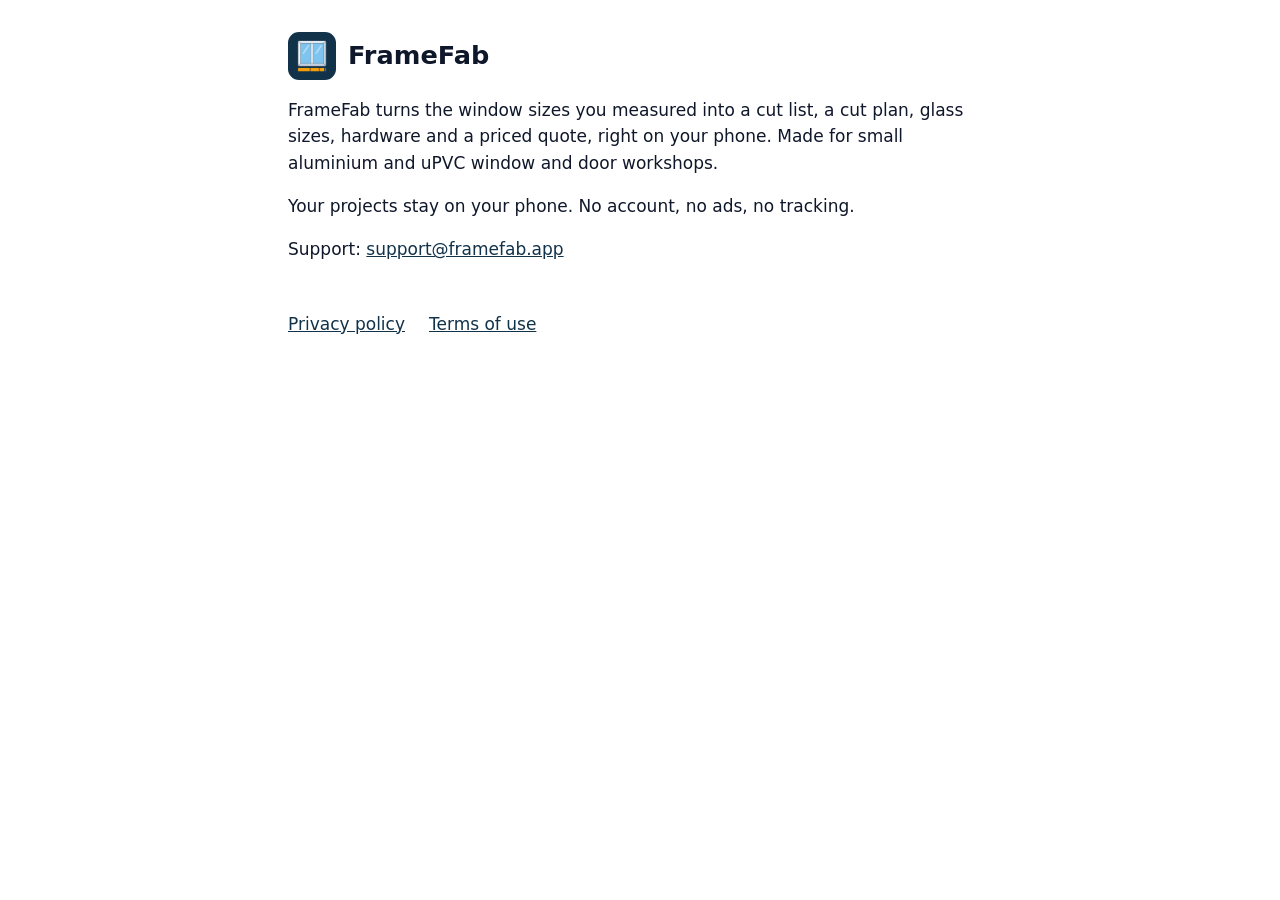
<file: index.html>
<!doctype html>
<html lang="en">
  <head>
    <meta charset="utf-8" />
    <meta name="viewport" content="width=device-width, initial-scale=1" />
    <title>FrameFab</title>
    <meta name="description" content="Cut lists, cut plans, glass sizes and quotes for aluminium and uPVC window and door workshops." />
    <link rel="icon" href="icon.png" />
    <link rel="stylesheet" href="style.css" />
  </head>
  <body>
    <main>
      <header>
        <img src="icon.png" alt="" />
        <h1>FrameFab</h1>
      </header>
      <p>
        FrameFab turns the window sizes you measured into a cut list, a cut plan, glass sizes, hardware
        and a priced quote, right on your phone. Made for small aluminium and uPVC window and door
        workshops.
      </p>
      <p>Your projects stay on your phone. No account, no ads, no tracking.</p>
      <p>Support: <a href="mailto:support@framefab.app">support@framefab.app</a></p>
      <nav>
        <a href="privacy.html">Privacy policy</a>
        <a href="terms.html">Terms of use</a>
      </nav>
    </main>
  </body>
</html>
</file>
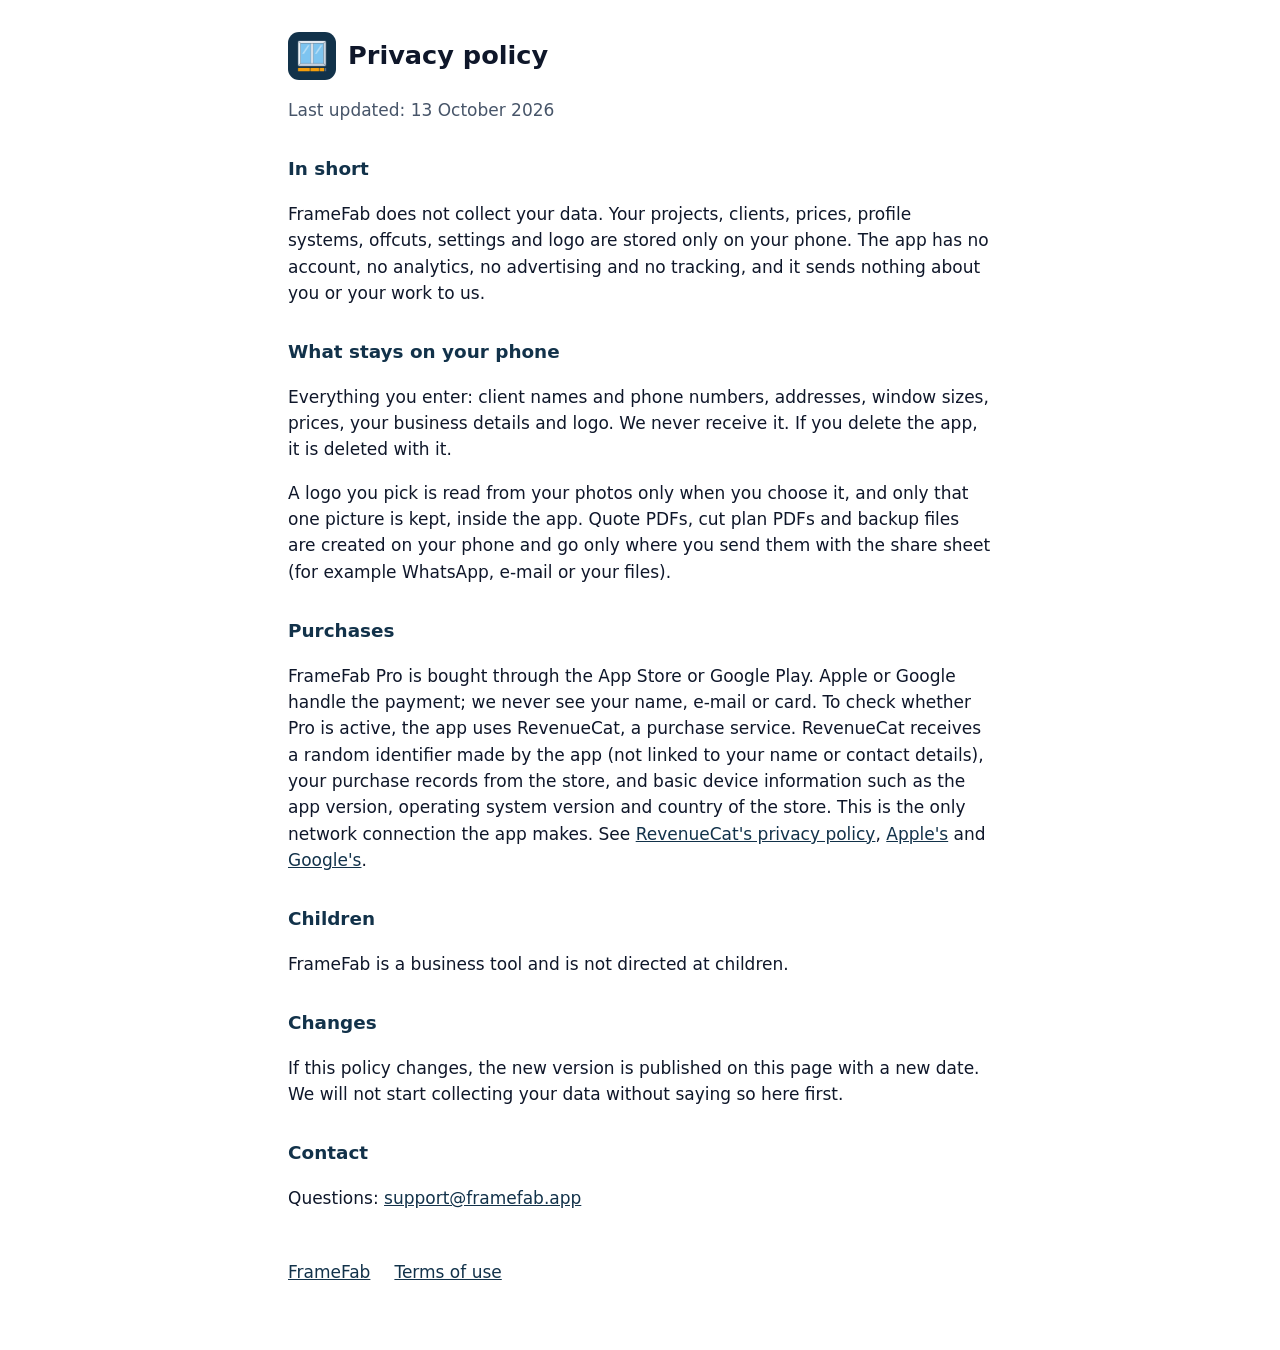
<file: privacy.html>
<!doctype html>
<html lang="en">
  <head>
    <meta charset="utf-8" />
    <meta name="viewport" content="width=device-width, initial-scale=1" />
    <title>FrameFab privacy policy</title>
    <link rel="icon" href="icon.png" />
    <link rel="stylesheet" href="style.css" />
  </head>
  <body>
    <main>
      <header>
        <img src="icon.png" alt="" />
        <h1>Privacy policy</h1>
      </header>
      <p class="muted">Last updated: 13 October 2026</p>

      <h2>In short</h2>
      <p>
        FrameFab does not collect your data. Your projects, clients, prices, profile systems, offcuts,
        settings and logo are stored only on your phone. The app has no account, no analytics, no
        advertising and no tracking, and it sends nothing about you or your work to us.
      </p>

      <h2>What stays on your phone</h2>
      <p>
        Everything you enter: client names and phone numbers, addresses, window sizes, prices, your
        business details and logo. We never receive it. If you delete the app, it is deleted with it.
      </p>
      <p>
        A logo you pick is read from your photos only when you choose it, and only that one picture is
        kept, inside the app. Quote PDFs, cut plan PDFs and backup files are created on your phone and
        go only where you send them with the share sheet (for example WhatsApp, e-mail or your files).
      </p>

      <h2>Purchases</h2>
      <p>
        FrameFab Pro is bought through the App Store or Google Play. Apple or Google handle the
        payment; we never see your name, e-mail or card. To check whether Pro is active, the app uses
        RevenueCat, a purchase service. RevenueCat receives a random identifier made by the app (not
        linked to your name or contact details), your purchase records from the store, and basic
        device information such as the app version, operating system version and country of the store.
        This is the only network connection the app makes. See
        <a href="https://www.revenuecat.com/privacy">RevenueCat's privacy policy</a>,
        <a href="https://www.apple.com/legal/privacy/">Apple's</a> and
        <a href="https://policies.google.com/privacy">Google's</a>.
      </p>

      <h2>Children</h2>
      <p>FrameFab is a business tool and is not directed at children.</p>

      <h2>Changes</h2>
      <p>
        If this policy changes, the new version is published on this page with a new date. We will not
        start collecting your data without saying so here first.
      </p>

      <h2>Contact</h2>
      <p>Questions: <a href="mailto:support@framefab.app">support@framefab.app</a></p>

      <nav>
        <a href="index.html">FrameFab</a>
        <a href="terms.html">Terms of use</a>
      </nav>
    </main>
  </body>
</html>
</file>
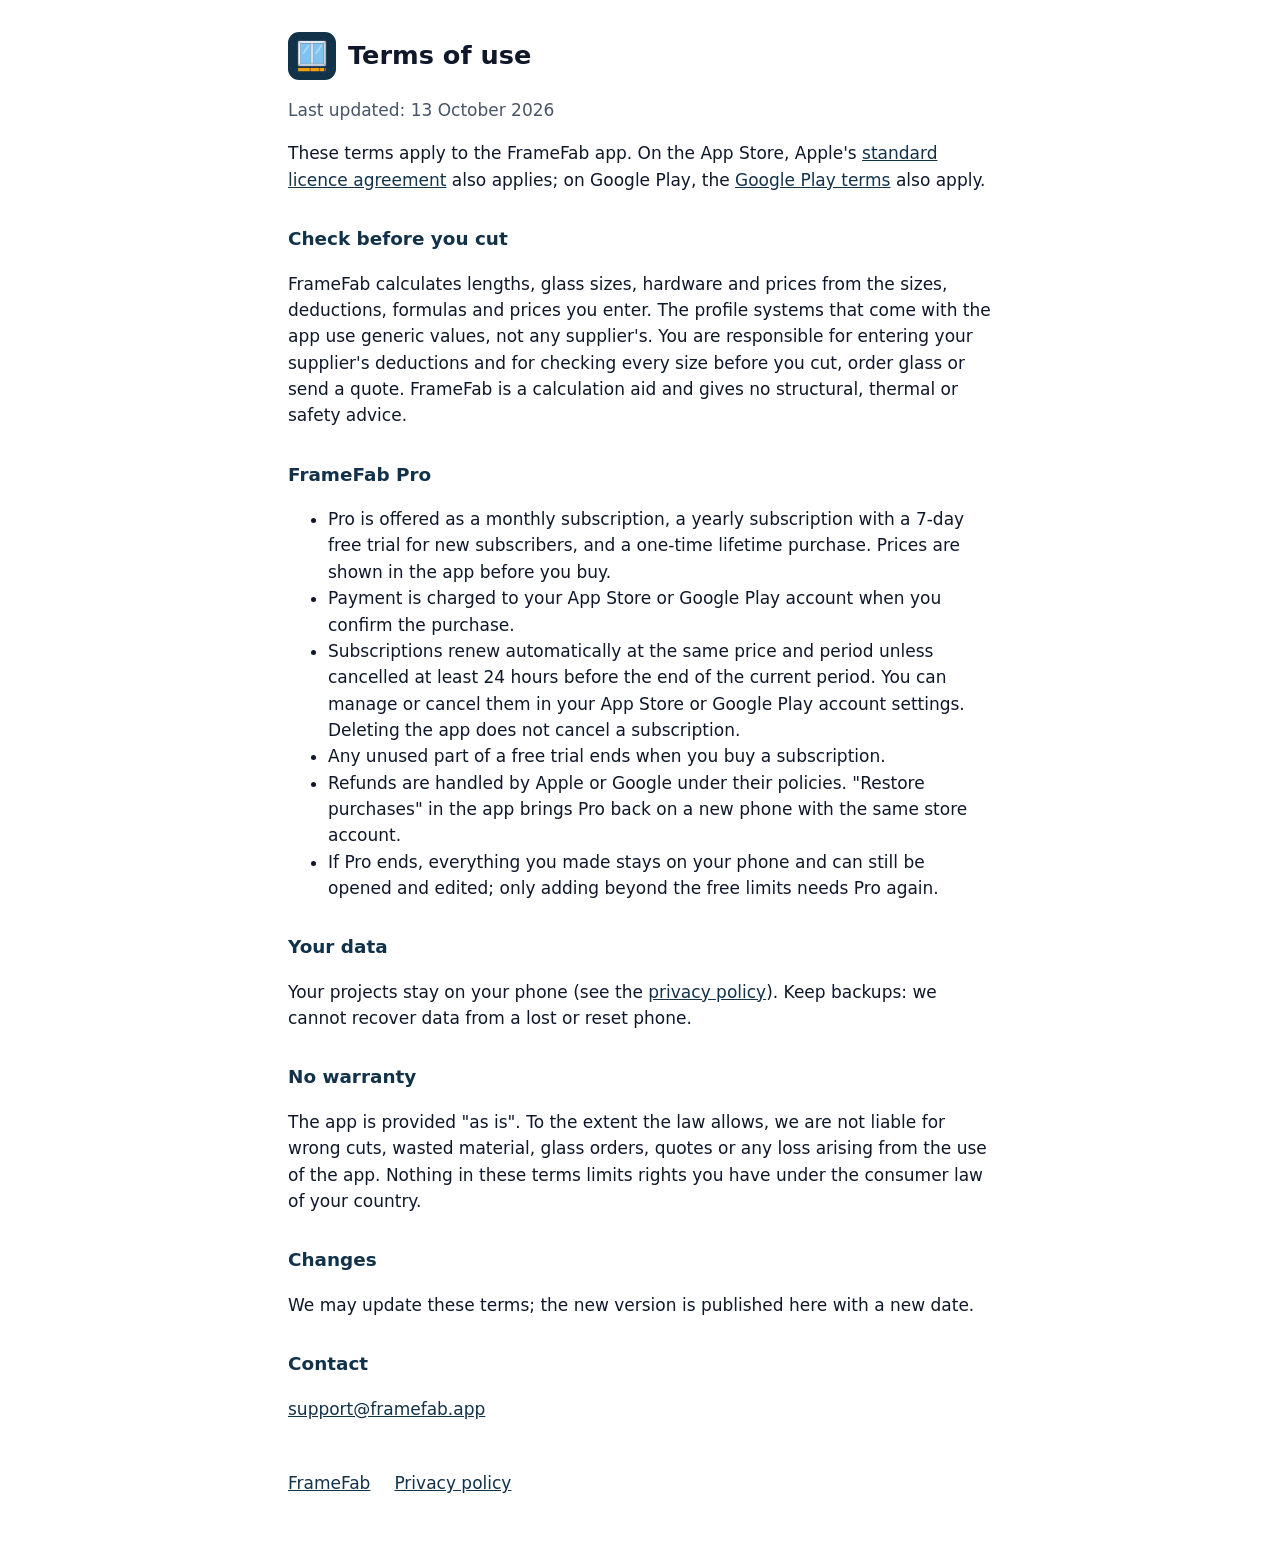
<file: terms.html>
<!doctype html>
<html lang="en">
  <head>
    <meta charset="utf-8" />
    <meta name="viewport" content="width=device-width, initial-scale=1" />
    <title>FrameFab terms of use</title>
    <link rel="icon" href="icon.png" />
    <link rel="stylesheet" href="style.css" />
  </head>
  <body>
    <main>
      <header>
        <img src="icon.png" alt="" />
        <h1>Terms of use</h1>
      </header>
      <p class="muted">Last updated: 13 October 2026</p>

      <p>
        These terms apply to the FrameFab app. On the App Store, Apple's
        <a href="https://www.apple.com/legal/internet-services/itunes/dev/stdeula/">standard licence
        agreement</a> also applies; on Google Play, the
        <a href="https://play.google.com/about/play-terms/">Google Play terms</a> also apply.
      </p>

      <h2>Check before you cut</h2>
      <p>
        FrameFab calculates lengths, glass sizes, hardware and prices from the sizes, deductions,
        formulas and prices you enter. The profile systems that come with the app use generic values,
        not any supplier's. You are responsible for entering your supplier's deductions and for checking
        every size before you cut, order glass or send a quote. FrameFab is a calculation aid and gives
        no structural, thermal or safety advice.
      </p>

      <h2>FrameFab Pro</h2>
      <ul>
        <li>
          Pro is offered as a monthly subscription, a yearly subscription with a 7-day free trial for
          new subscribers, and a one-time lifetime purchase. Prices are shown in the app before you buy.
        </li>
        <li>
          Payment is charged to your App Store or Google Play account when you confirm the purchase.
        </li>
        <li>
          Subscriptions renew automatically at the same price and period unless cancelled at least
          24 hours before the end of the current period. You can manage or cancel them in your App Store
          or Google Play account settings. Deleting the app does not cancel a subscription.
        </li>
        <li>Any unused part of a free trial ends when you buy a subscription.</li>
        <li>
          Refunds are handled by Apple or Google under their policies. "Restore purchases" in the app
          brings Pro back on a new phone with the same store account.
        </li>
        <li>
          If Pro ends, everything you made stays on your phone and can still be opened and edited; only
          adding beyond the free limits needs Pro again.
        </li>
      </ul>

      <h2>Your data</h2>
      <p>
        Your projects stay on your phone (see the <a href="privacy.html">privacy policy</a>). Keep
        backups: we cannot recover data from a lost or reset phone.
      </p>

      <h2>No warranty</h2>
      <p>
        The app is provided "as is". To the extent the law allows, we are not liable for wrong cuts,
        wasted material, glass orders, quotes or any loss arising from the use of the app. Nothing in
        these terms limits rights you have under the consumer law of your country.
      </p>

      <h2>Changes</h2>
      <p>We may update these terms; the new version is published here with a new date.</p>

      <h2>Contact</h2>
      <p><a href="mailto:support@framefab.app">support@framefab.app</a></p>

      <nav>
        <a href="index.html">FrameFab</a>
        <a href="privacy.html">Privacy policy</a>
      </nav>
    </main>
  </body>
</html>
</file>
<file: style.css>
:root {
  color-scheme: light dark;
  --bg: #ffffff;
  --fg: #0f172a;
  --muted: #475569;
  --accent: #12324a;
}
@media (prefers-color-scheme: dark) {
  :root {
    --bg: #0b1620;
    --fg: #e2e8f0;
    --muted: #94a3b8;
    --accent: #7dc4f0;
  }
}
body {
  margin: 0;
  background: var(--bg);
  color: var(--fg);
  font: 17px/1.55 system-ui, -apple-system, 'Segoe UI', Roboto, 'Noto Sans', sans-serif;
}
main {
  max-width: 44rem;
  margin: 0 auto;
  padding: 2rem 1rem 4rem;
}
header {
  display: flex;
  align-items: center;
  gap: 0.75rem;
}
header img {
  width: 48px;
  height: 48px;
  border-radius: 11px;
}
h1 {
  font-size: 1.6rem;
  margin: 0;
}
h2 {
  font-size: 1.15rem;
  margin-top: 2rem;
  color: var(--accent);
}
a {
  color: var(--accent);
}
.muted {
  color: var(--muted);
}
nav {
  margin-top: 3rem;
  display: flex;
  gap: 1.5rem;
}
</file>
